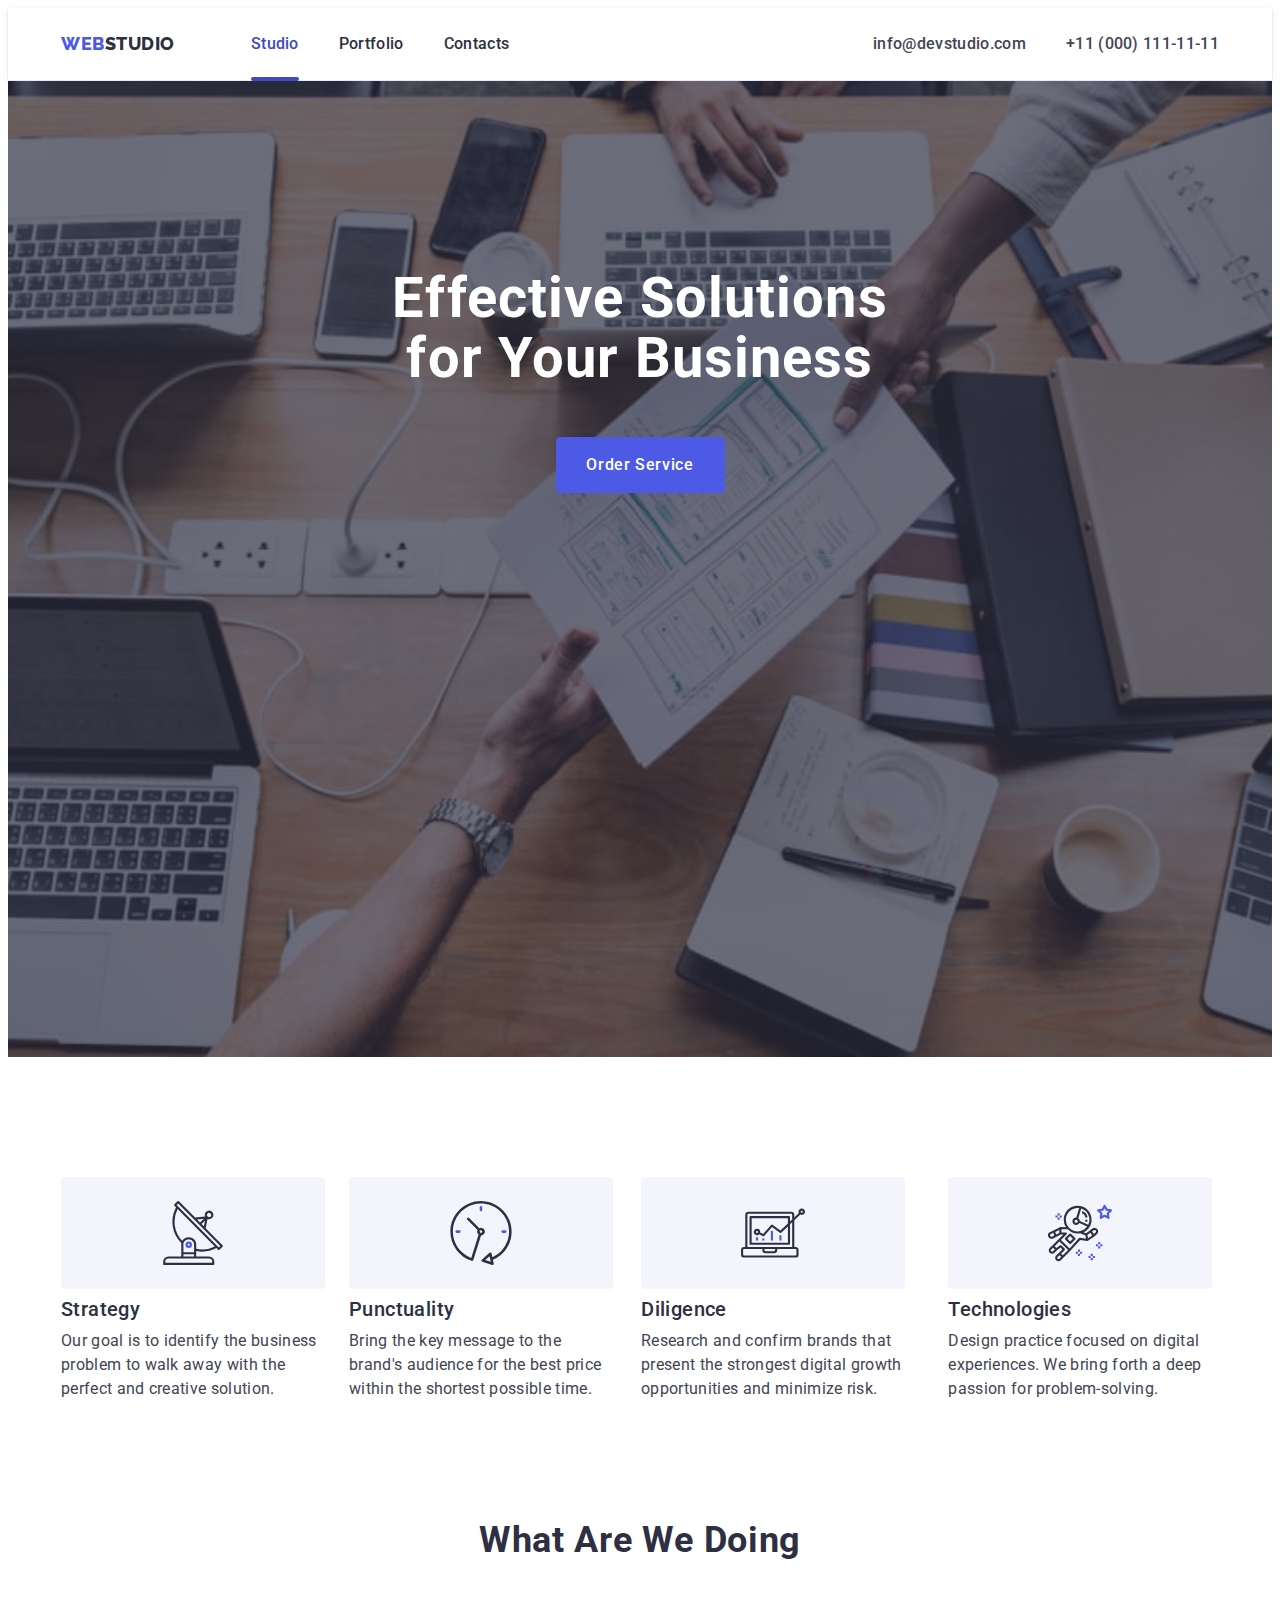
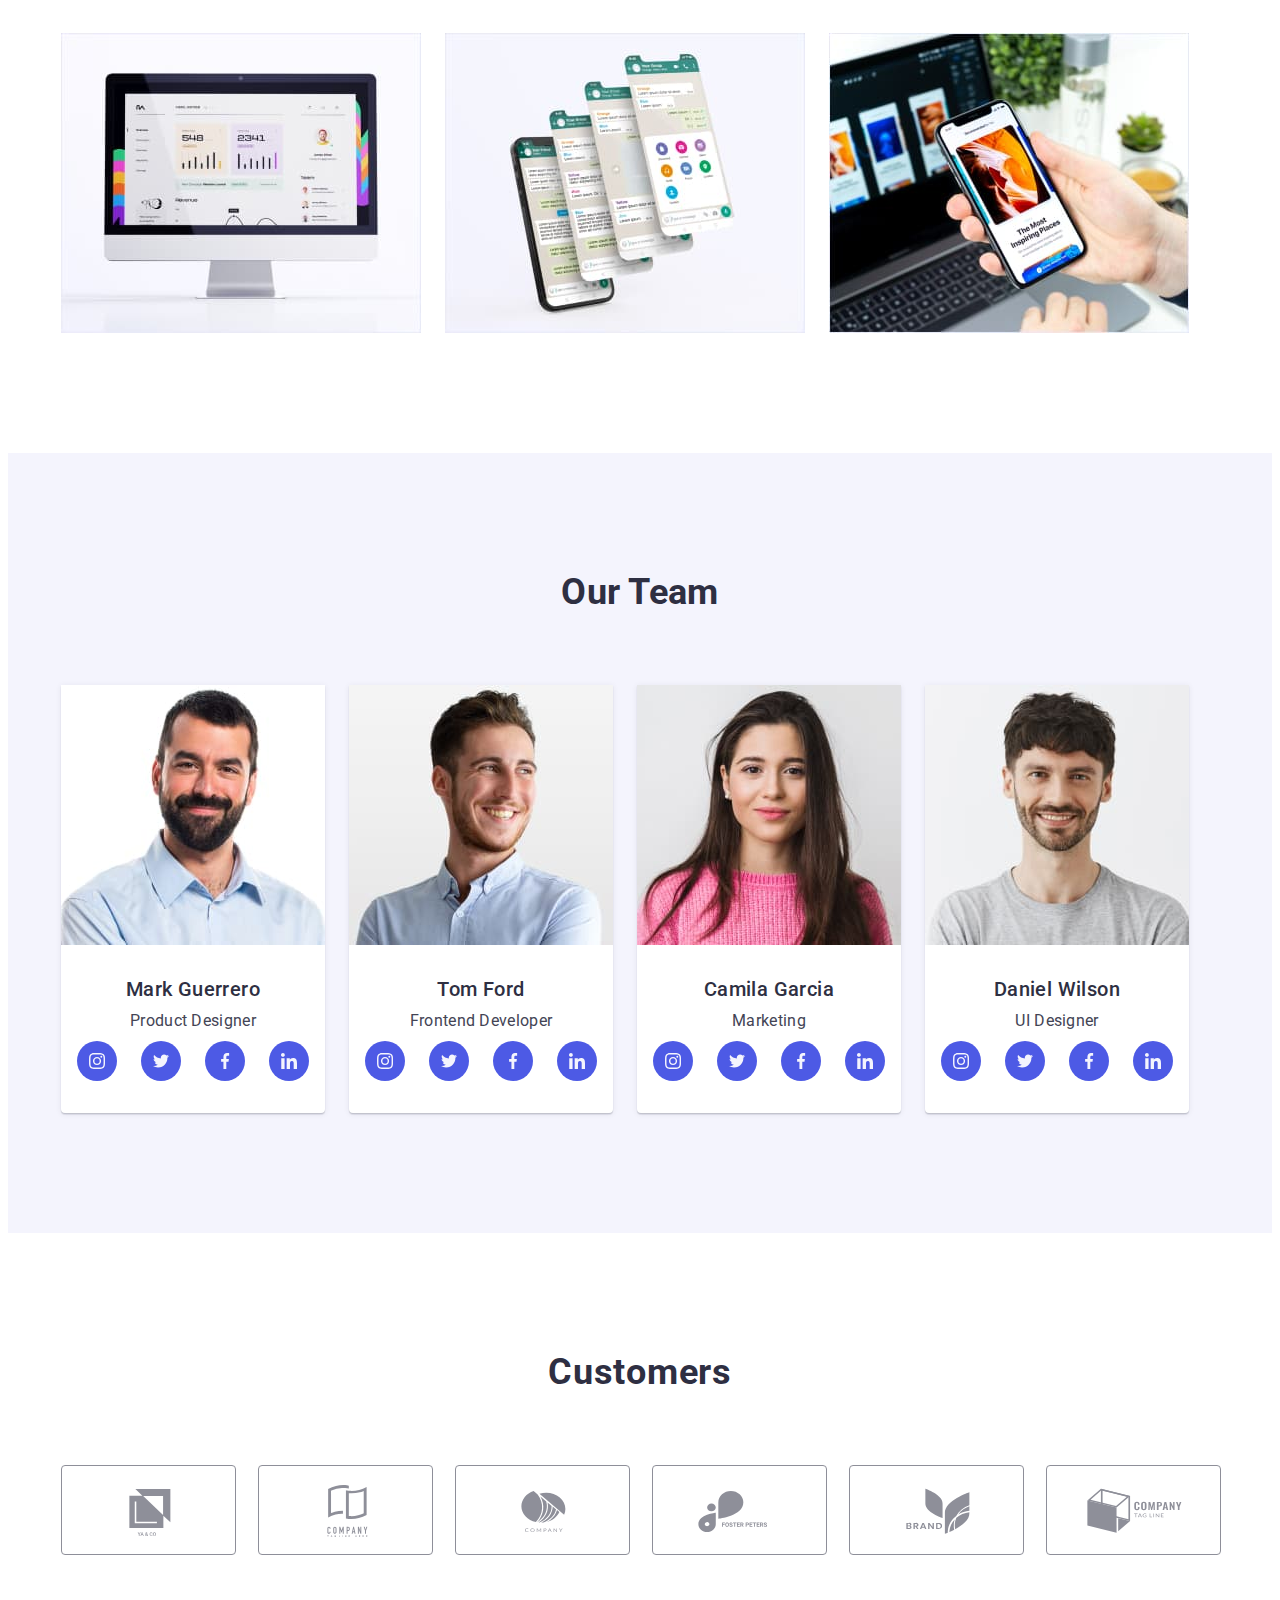
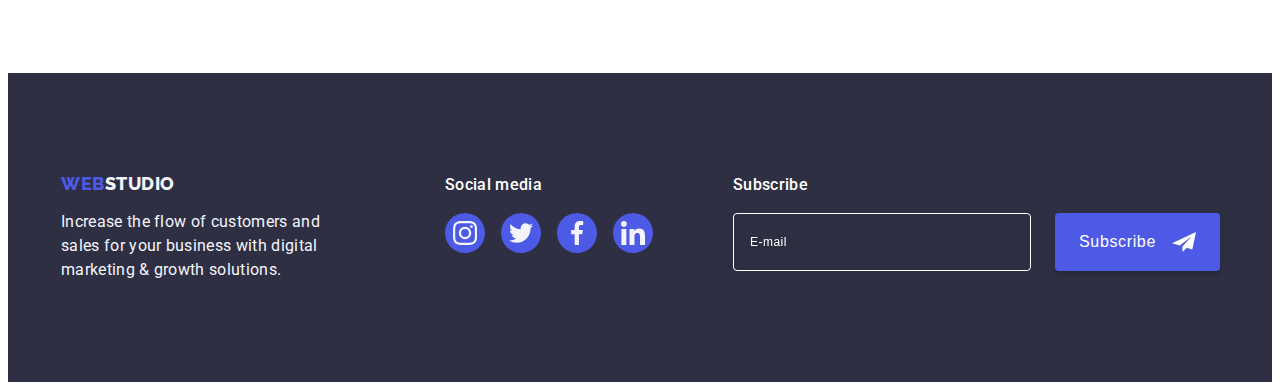
<file: index.html>
<!DOCTYPE html>
<html lang="en">
  <head>
    <meta charset="UTF-8" />
    <meta http-equiv="X-UA-Compatible" content="IE=edge" />
    <meta name="viewport" content="width=device-width, initial-scale=1.0" />
    <link rel="preconnect" href="https://fonts.googleapis.com" />
    <link rel="preconnect" href="https://fonts.gstatic.com" crossorigin />
    <link
      href="https://fonts.googleapis.com/css2?family=Raleway:wght@800&family=Roboto:wght@400;500;700;900&display=swap"
      rel="stylesheet"
    />
    <link
      rel="stylesheet"
      href="https://cdnjs.cloudflare.com/ajax/libs/modern-normalize/1.1.0/modern-normalize.min.css"
      integrity="sha512-wpPYUAdjBVSE4KJnH1VR1HeZfpl1ub8YT/NKx4PuQ5NmX2tKuGu6U/JRp5y+Y8XG2tV+wKQpNHVUX03MfMFn9Q=="
      crossorigin="anonymous"
      referrerpolicy="no-referrer"
    />
    <link rel="stylesheet" href="./css/styles.css" />
    <title>Document</title>
  </head>
  <body>
    <!-- Header -->

    <header class="page-header">
      <div class="container">
        <nav class="site-nav">
          <a href="./index.html" class="logo link"
            >Web<span class="logo-wtf">Studio</span></a
          >
          <ul class="list navigation">
            <li class="item">
              <a href="./index.html" class="link current">Studio</a>
            </li>
            <li class="item">
              <a href="./portfolio.html" class="link">Portfolio</a>
            </li>
            <li class="item">
              <a href="" class="link">Contacts</a>
            </li>
          </ul>
        </nav>
        <address class="info">
          <ul class="list">
            <li class="item">
              <a href="mailto:info@devstudio.com" class="link"
                >info@devstudio.com</a
              >
            </li>
            <li class="item">
              <a href="tel:+110001111111" class="link">+11 (000) 111-11-11</a>
            </li>
          </ul>
        </address>
      </div>
    </header>
    <main>
      <!-- Hero section 1-->

      <section class="hero">
        <div class="container">
          <h1 class="hero-title">Effective Solutions for Your Business</h1>
          <button data-modal-open type="button" class="hero-btn">
            Order Service
          </button>
        </div>
      </section>

      <!-- Advantages section 2 -->

      <section class="section advant">
        <div class="container no-padding">
          <h2 class="section-title" hidden>Our advantages</h2>
          <ul class="list">
            <li class="item">
              <div class="thumb">
                <svg class="icon" width="64" height="64">
                  <use href="./images/icons.svg#icon-antenna"></use>
                </svg>
              </div>
              <h3 class="title">Strategy</h3>
              <p class="text">
                Our goal is to identify the business problem to walk away with
                the perfect and creative solution.
              </p>
            </li>
            <li class="item">
              <div class="thumb">
                <svg class="icon" width="64" height="64">
                  <use href="./images/icons.svg#icon-clock"></use>
                </svg>
              </div>
              <h3 class="title">Punctuality</h3>
              <p class="text">
                Bring the key message to the brand's audience for the best price
                within the shortest possible time.
              </p>
            </li>
            <li class="item">
              <div class="thumb">
                <svg class="icon" width="64" height="64">
                  <use href="./images/icons.svg#icon-diagram"></use>
                </svg>
              </div>
              <h3 class="title">Diligence</h3>
              <p class="text">
                Research and confirm brands that present the strongest digital
                growth opportunities and minimize risk.
              </p>
            </li>
            <li class="item">
              <div class="thumb">
                <svg class="icon" width="64" height="64">
                  <use href="./images/icons.svg#icon-astronaut"></use>
                </svg>
              </div>
              <h3 class="title">Technologies</h3>
              <p class="text">
                Design practice focused on digital experiences. We bring forth a
                deep passion for problem-solving.
              </p>
            </li>
          </ul>
        </div>
      </section>

      <!-- Projects section 3-->

      <section class="section project">
        <div class="container no-padding">
          <h2 class="section-title">What are we doing</h2>
          <ul class="list">
            <li class="item">
              <img
                class="image"
                src="./images/img1.jpg"
                alt="img 1"
                width="360"
              />
            </li>
            <li class="item">
              <img
                class="image"
                src="./images/img2.jpg"
                alt="img 2"
                width="360"
              />
            </li>
            <li class="item">
              <img
                class="image"
                src="./images/img3.jpg"
                alt="img 3"
                width="360"
              />
            </li>
          </ul>
        </div>
      </section>

      <!-- Team section 4-->

      <section class="section team">
        <div class="container no-padding">
          <h2 class="section-title">Our Team</h2>
          <ul class="list">
            <li class="item">
              <img
                class="image"
                src="./images/fotoMG.jpg"
                alt="foto Mark Guerrero"
                width="264"
              />
              <div class="subtitle">
                <h3 class="title">Mark Guerrero</h3>
                <p class="text">Product Designer</p>
                <ul class="list-social">
                  <li class="item">
                    <a class="link" href="" aria-label="Instagram">
                      <svg class="icon" width="16" height="16">
                        <use href="./images/icons.svg#icon-instagram"></use>
                      </svg>
                    </a>
                  </li>
                  <li class="item">
                    <a class="link" href="" aria-label="Twitter">
                      <svg class="icon" width="16" height="16">
                        <use href="./images/icons.svg#icon-twitter"></use>
                      </svg>
                    </a>
                  </li>
                  <li class="item">
                    <a class="link" href="" aria-label="Facebook">
                      <svg class="icon" width="16" height="16">
                        <use href="./images/icons.svg#icon-facebook"></use>
                      </svg>
                    </a>
                  </li>
                  <li class="item">
                    <a class="link" href="" aria-label="Linkedin">
                      <svg class="icon" width="16" height="16">
                        <use href="./images/icons.svg#icon-linkedin"></use>
                      </svg>
                    </a>
                  </li>
                </ul>
              </div>
            </li>
            <li class="item">
              <img
                class="image"
                src="./images/fotoTF.jpg"
                alt="foto Tom Ford"
                width="264"
              />
              <div class="subtitle">
                <h3 class="title">Tom Ford</h3>
                <p class="text">Frontend Developer</p>
                <ul class="list-social">
                  <li class="item">
                    <a class="link" href="" aria-label="Instagram">
                      <svg class="icon" width="16" height="16">
                        <use href="./images/icons.svg#icon-instagram"></use>
                      </svg>
                    </a>
                  </li>
                  <li class="item">
                    <a class="link" href="" aria-label="Twitter">
                      <svg class="icon" width="16" height="16">
                        <use href="./images/icons.svg#icon-twitter"></use>
                      </svg>
                    </a>
                  </li>
                  <li class="item">
                    <a class="link" href="" aria-label="Facebook">
                      <svg class="icon" width="16" height="16">
                        <use href="./images/icons.svg#icon-facebook"></use>
                      </svg>
                    </a>
                  </li>
                  <li class="item">
                    <a class="link" href="" aria-label="Linkedin">
                      <svg class="icon" width="16" height="16">
                        <use href="./images/icons.svg#icon-linkedin"></use>
                      </svg>
                    </a>
                  </li>
                </ul>
              </div>
            </li>
            <li class="item">
              <img
                class="image"
                src="./images/fotoCG.jpg"
                alt="foto Camila Garcia"
                width="264"
              />
              <div class="subtitle">
                <h3 class="title">Camila Garcia</h3>
                <p class="text">Marketing</p>
                <ul class="list-social">
                  <li class="item">
                    <a class="link" href="" aria-label="Instagram">
                      <svg class="icon" width="16" height="16">
                        <use href="./images/icons.svg#icon-instagram"></use>
                      </svg>
                    </a>
                  </li>
                  <li class="item">
                    <a class="link" href="" aria-label="Twitter">
                      <svg class="icon" width="16" height="16">
                        <use href="./images/icons.svg#icon-twitter"></use>
                      </svg>
                    </a>
                  </li>
                  <li class="item">
                    <a class="link" href="" aria-label="Facebook">
                      <svg class="icon" width="16" height="16">
                        <use href="./images/icons.svg#icon-facebook"></use>
                      </svg>
                    </a>
                  </li>
                  <li class="item">
                    <a class="link" href="" aria-label="Linkedin">
                      <svg class="icon" width="16" height="16">
                        <use href="./images/icons.svg#icon-linkedin"></use>
                      </svg>
                    </a>
                  </li>
                </ul>
              </div>
            </li>
            <li class="item">
              <img
                class="image"
                src="./images/fotoDW.jpg"
                alt="foto Daniel Wilson"
                width="264"
              />
              <div class="subtitle">
                <h3 class="title">Daniel Wilson</h3>
                <p class="text">UI Designer</p>
                <ul class="list-social">
                  <li class="item">
                    <a class="link" href="" aria-label="Instagram">
                      <svg class="icon" width="16" height="16">
                        <use href="./images/icons.svg#icon-instagram"></use>
                      </svg>
                    </a>
                  </li>
                  <li class="item">
                    <a class="link" href="" aria-label="Twitter">
                      <svg class="icon" width="16" height="16">
                        <use href="./images/icons.svg#icon-twitter"></use>
                      </svg>
                    </a>
                  </li>
                  <li class="item">
                    <a class="link" href="" aria-label="Facebook">
                      <svg class="icon" width="16" height="16">
                        <use href="./images/icons.svg#icon-facebook"></use>
                      </svg>
                    </a>
                  </li>
                  <li class="item">
                    <a class="link" href="" aria-label="Linkedin">
                      <svg class="icon" width="16" height="16">
                        <use href="./images/icons.svg#icon-linkedin"></use>
                      </svg>
                    </a>
                  </li>
                </ul>
              </div>
            </li>
          </ul>
        </div>
      </section>

      <!-- Customers section 5 -->

      <section class="section customers">
        <div class="container no-padding">
          <h2 class="title">Customers</h2>
          <ul class="list">
            <li class="item">
              <a class="link" href="">
                <svg class="icon" width="104" height="56">
                  <use href="./images/icons.svg#icon-client1"></use>
                </svg>
              </a>
            </li>
            <li class="item">
              <a class="link" href="">
                <svg class="icon" width="104" height="56">
                  <use href="./images/icons.svg#icon-client2"></use>
                </svg>
              </a>
            </li>
            <li class="item">
              <a class="link" href="">
                <svg class="icon" width="104" height="56">
                  <use href="./images/icons.svg#icon-client3"></use>
                </svg>
              </a>
            </li>
            <li class="item">
              <a class="link" href="">
                <svg class="icon" width="104" height="56">
                  <use href="./images/icons.svg#icon-client4"></use>
                </svg>
              </a>
            </li>
            <li class="item">
              <a class="link" href="">
                <svg class="icon" width="104" height="56">
                  <use href="./images/icons.svg#icon-client5"></use>
                </svg>
              </a>
            </li>
            <li class="item">
              <a class="link" href="">
                <svg class="icon" width="104" height="56">
                  <use href="./images/icons.svg#icon-client6"></use>
                </svg>
              </a>
            </li>
          </ul>
        </div>
      </section>
    </main>
    <!-- Footer -->

    <footer class="footer">
      <div class="container no-padding">
        <div class="footer-logo">
          <a href="./index.html" class="logo link"
            >Web<span class="logo-wtf">Studio</span></a
          >
          <p class="text">
            Increase the flow of customers and sales for your business with
            digital marketing & growth solutions.
          </p>
        </div>
        <div class="footer-social">
          <p class="title">Social media</p>
          <ul class="list-social">
            <li class="item">
              <a class="link" href="" aria-label="Instagram">
                <svg class="icon" width="24" height="24">
                  <use href="./images/icons.svg#icon-instagram"></use>
                </svg>
              </a>
            </li>
            <li class="item">
              <a class="link" href="" aria-label="Twitter">
                <svg class="icon" width="24" height="24">
                  <use href="./images/icons.svg#icon-twitter"></use>
                </svg>
              </a>
            </li>
            <li class="item">
              <a class="link" href="" aria-label="Facebook">
                <svg class="icon" width="24" height="24">
                  <use href="./images/icons.svg#icon-facebook"></use>
                </svg>
              </a>
            </li>
            <li class="item">
              <a class="link" href="" aria-label="Linkedin">
                <svg class="icon" width="24" height="24">
                  <use href="./images/icons.svg#icon-linkedin"></use>
                </svg>
              </a>
            </li>
          </ul>
        </div>
        <div class="subscribe">
          <p class="text">Subscribe</p>
          <form class="form">
            <label class="label">
              <input
                type="email"
                class="mail"
                name="mail"
                placeholder="E-mail"
              /> </label
            ><button class="button" type="submit">
              Subscribe<svg class="icon" width="24" height="24">
                <use href="./images/icons.svg#icon-frame"></use>
              </svg>
            </button>
          </form>
        </div>
      </div>
    </footer>
    <!-- Modal -->
    <div data-modal class="backdrop is-hidden">
      <div class="modal">
        <button data-modal-close type="button" class="button-close">
          <svg class="icon" width="8" height="8">
            <use href="./images/icons.svg#icon-close"></use>
          </svg>
        </button>
        <p class="title">Leave your contacts and we will call you back</p>
        <form class="form" autocomplete="off">
          <div class="form-field">
            <label class="form-label" for="user-name">Name</label>
            <div class="form-input">
              <input
                class="input"
                type="text"
                name="user-name"
                id="user-name"
              /><svg class="form-icon" width="18" height="24">
                <use href="./images/icons.svg#icon-person"></use>
              </svg>
            </div>
          </div>
          <div class="form-field">
            <label class="form-label" for="user-phone">Phone</label>
            <div class="form-input">
              <input class="input" type="tel" name="phone" id="user-phone" />
              <svg class="form-icon" width="18" height="24">
                <use href="./images/icons.svg#icon-phone"></use>
              </svg>
            </div>
          </div>
          <div class="form-field">
            <label class="form-label" for="user-mail">Email</label>
            <div class="form-input">
              <input class="input" type="email" name="mail" id="user-mail" />
              <svg class="form-icon" width="18" height="24">
                <use href="./images/icons.svg#icon-email"></use>
              </svg>
            </div>
          </div>
          <div class="form-field comment">
            <label class="form-label" for="user-comment">Comment</label
            ><textarea
              class="input textarea"
              name="user-comment"
              rows="8"
              id="user-comment"
              placeholder="Text input"
            ></textarea>
          </div>
          <div class="accept">
            <input
              class="checkbox visually-hidden"
              id="user-privacy"
              type="checkbox"
              name="user-privacy"
              value="true"
            />
            <label class="label" for="user-privacy"
              ><span class="icon">
                <svg width="10" height="8">
                  <use href="./images/icons.svg#icon-property"></use>
                </svg>
              </span>
              I accept the terms and conditions of the
              <a class="link" href="">Privacy Policy</a>
            </label>
          </div>
          <button class="submit" type="submit">Send</button>
        </form>
      </div>
    </div>
    <script src="./js/modal.js"></script>
  </body>
</html>
</file>
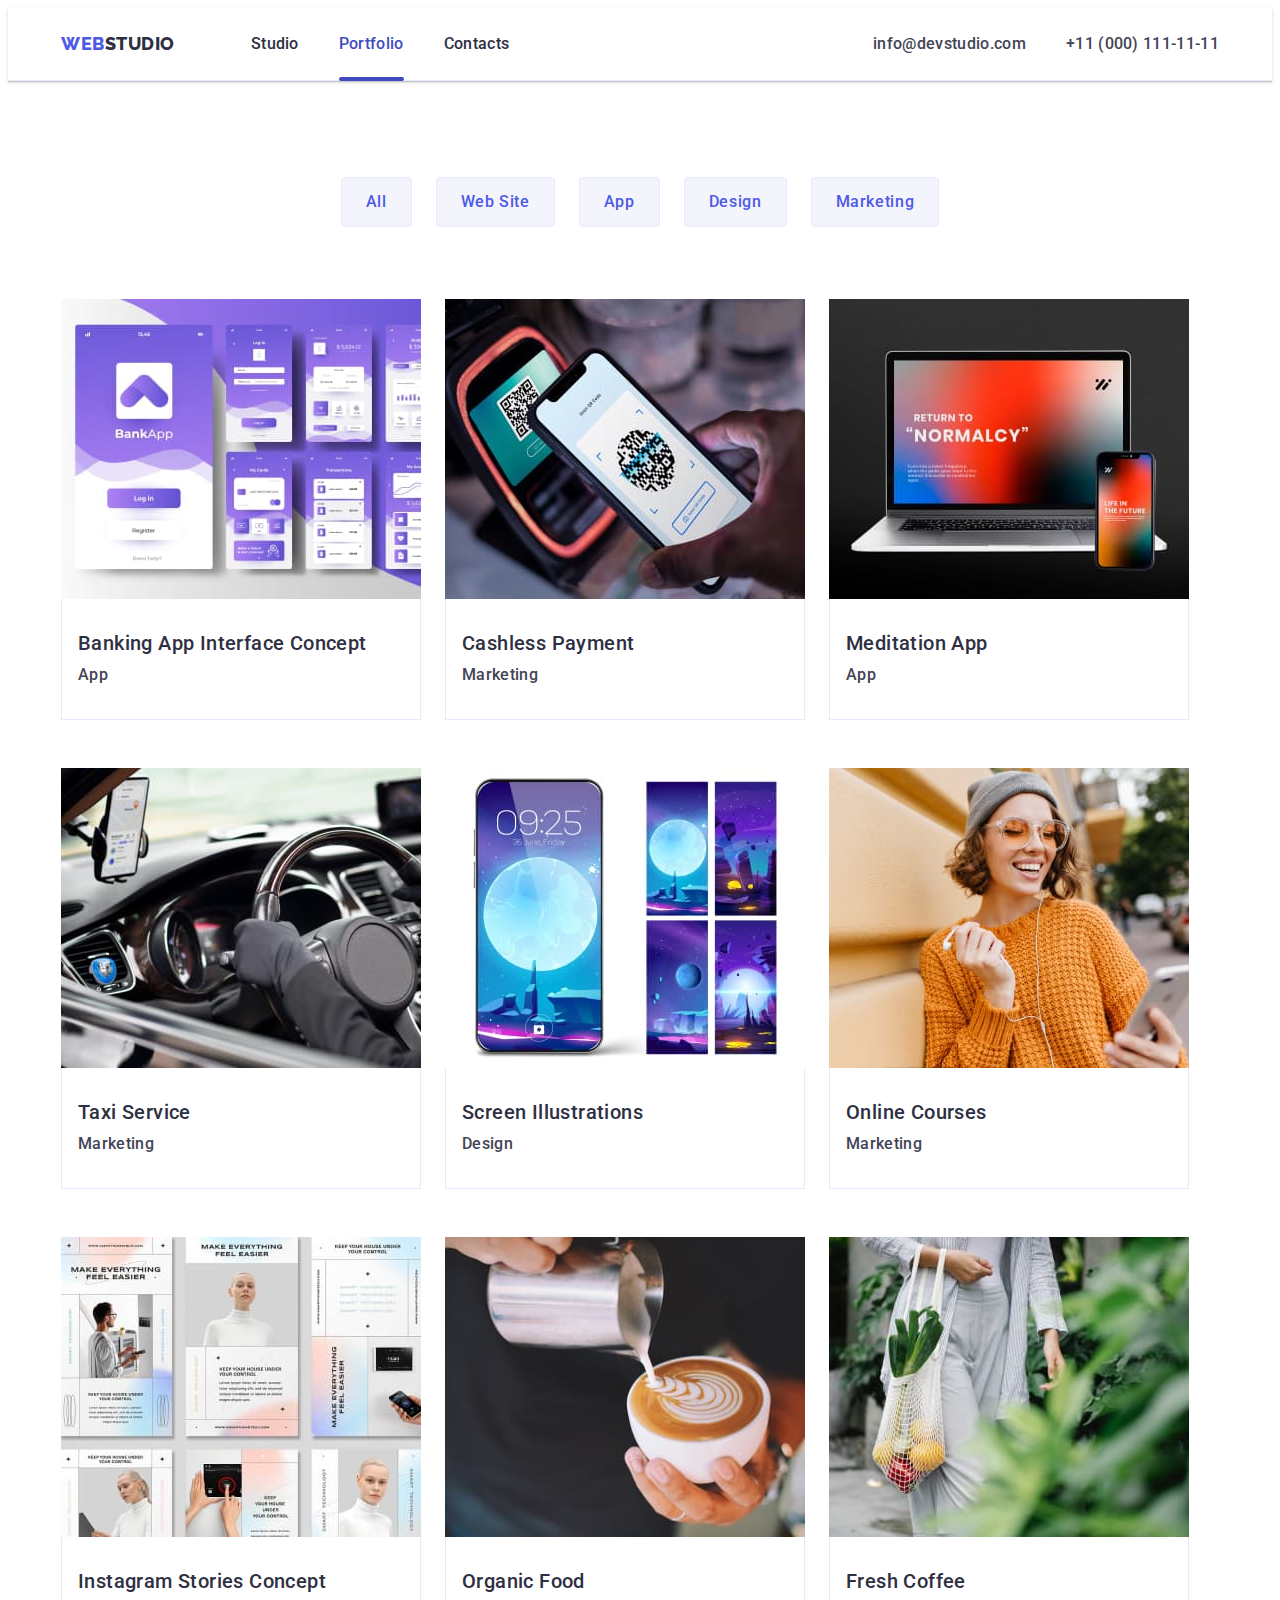
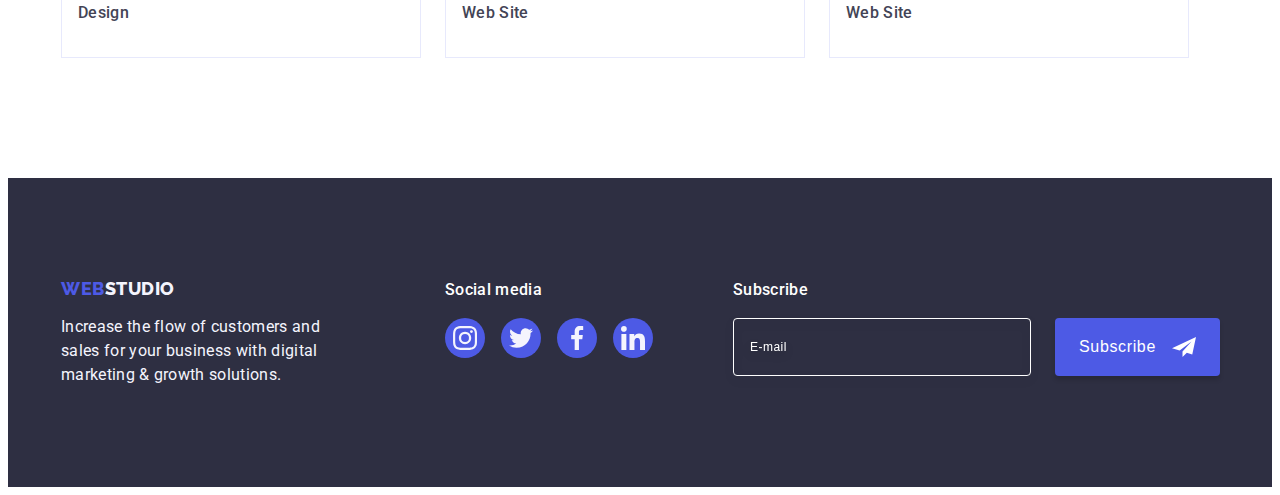
<file: portfolio.html>
<!DOCTYPE html>
<html lang="en">
  <head>
    <meta charset="UTF-8" />
    <meta http-equiv="X-UA-Compatible" content="IE=edge" />
    <meta name="viewport" content="width=device-width, initial-scale=1.0" />
    <link rel="preconnect" href="https://fonts.googleapis.com" />
    <link rel="preconnect" href="https://fonts.gstatic.com" crossorigin />
    <link
      href="https://fonts.googleapis.com/css2?family=Raleway:wght@800&family=Roboto:wght@400;500;700;900&display=swap"
      rel="stylesheet"
    />
    <link
      rel="stylesheet"
      href="https://cdnjs.cloudflare.com/ajax/libs/modern-normalize/1.1.0/modern-normalize.min.css"
      integrity="sha512-wpPYUAdjBVSE4KJnH1VR1HeZfpl1ub8YT/NKx4PuQ5NmX2tKuGu6U/JRp5y+Y8XG2tV+wKQpNHVUX03MfMFn9Q=="
      crossorigin="anonymous"
      referrerpolicy="no-referrer"
    />
    <link rel="stylesheet" href="./css/styles.css" />
    <title>Document</title>
  </head>
  <body>
    <!-- Header -->

    <header class="page-header">
      <div class="container">
        <nav class="site-nav">
          <a href="./index.html" class="logo link"
            >Web<span class="logo-wtf">Studio</span></a
          >
          <ul class="list navigation">
            <li class="item">
              <a href="./index.html" class="link">Studio</a>
            </li>
            <li class="item">
              <a href="./portfolio.html" class="link current">Portfolio</a>
            </li>
            <li class="item">
              <a href="" class="link">Contacts</a>
            </li>
          </ul>
        </nav>
        <address class="info">
          <ul class="list">
            <li class="item">
              <a href="mailto:info@devstudio.com" class="link"
                >info@devstudio.com</a
              >
            </li>
            <li class="item">
              <a href="tel:+110001111111" class="link">+11 (000) 111-11-11</a>
            </li>
          </ul>
        </address>
      </div>
    </header>
    <!-- Main -->

    <main>
      <section class="section portfolio">
        <div class="container">
          <h1 hidden>Our portfolio</h1>
          <ul class="list filter">
            <li class="item">
              <button class="btn" type="button">All</button>
            </li>
            <li class="item">
              <button class="btn" type="button">Web Site</button>
            </li>
            <li class="item">
              <button class="btn" type="button">App</button>
            </li>
            <li class="item">
              <button class="btn" type="button">Design</button>
            </li>
            <li class="item">
              <button class="btn" type="button">Marketing</button>
            </li>
          </ul>
          <ul class="list type-work">
            <li class="item">
              <a class="link" href="">
                <div class="thumb">
                  <img
                    class="image"
                    src="./images/portfolio/img1.jpg"
                    alt="App"
                    width="360"
                  />
                  <p class="text overlay">
                    14 Stylish and User-Friendly App Design Concepts · Task
                    Manager App · Calorie Tracker App · Exotic Fruit Ecommerce
                    App · Cloud Storage App
                  </p>
                </div>
                <div class="subtitle">
                  <h2 class="title">Banking App Interface Concept</h2>
                  <p class="text">App</p>
                </div></a
              >
            </li>
            <li class="item">
              <a class="link" href="">
                <div class="thumb">
                  <img
                    class="image"
                    src="./images/portfolio/img2.jpg"
                    alt="App"
                    width="360"
                  />
                  <p class="text overlay">
                    14 Stylish and User-Friendly App Design Concepts · Task
                    Manager App · Calorie Tracker App · Exotic Fruit Ecommerce
                    App · Cloud Storage App
                  </p>
                </div>
                <div class="subtitle">
                  <h2 class="title">Cashless Payment</h2>
                  <p class="text">Marketing</p>
                </div></a
              >
            </li>
            <li class="item">
              <a class="link" href="">
                <div class="thumb">
                  <img
                    class="image"
                    src="./images/portfolio/img3.jpg"
                    alt="App"
                    width="360"
                  />
                  <p class="text overlay">
                    14 Stylish and User-Friendly App Design Concepts · Task
                    Manager App · Calorie Tracker App · Exotic Fruit Ecommerce
                    App · Cloud Storage App
                  </p>
                </div>
                <div class="subtitle">
                  <h2 class="title">Meditation App</h2>
                  <p class="text">App</p>
                </div></a
              >
            </li>
            <li class="item">
              <a class="link" href="">
                <div class="thumb">
                  <img
                    class="image"
                    src="./images/portfolio/img4.jpg"
                    alt="App"
                    width="360"
                  />
                  <p class="text overlay">
                    14 Stylish and User-Friendly App Design Concepts · Task
                    Manager App · Calorie Tracker App · Exotic Fruit Ecommerce
                    App · Cloud Storage App
                  </p>
                </div>
                <div class="subtitle">
                  <h2 class="title">Taxi Service</h2>
                  <p class="text">Marketing</p>
                </div></a
              >
            </li>
            <li class="item">
              <a class="link" href="">
                <div class="thumb">
                  <img
                    class="image"
                    src="./images/portfolio/img5.jpg"
                    alt="App"
                    width="360"
                  />
                  <p class="text overlay">
                    14 Stylish and User-Friendly App Design Concepts · Task
                    Manager App · Calorie Tracker App · Exotic Fruit Ecommerce
                    App · Cloud Storage App
                  </p>
                </div>
                <div class="subtitle">
                  <h2 class="title">Screen Illustrations</h2>
                  <p class="text">Design</p>
                </div></a
              >
            </li>
            <li class="item">
              <a class="link" href="">
                <div class="thumb">
                  <img
                    class="image"
                    src="./images/portfolio/img6.jpg"
                    alt="App"
                    width="360"
                  />
                  <p class="text overlay">
                    14 Stylish and User-Friendly App Design Concepts · Task
                    Manager App · Calorie Tracker App · Exotic Fruit Ecommerce
                    App · Cloud Storage App
                  </p>
                </div>
                <div class="subtitle">
                  <h2 class="title">Online Courses</h2>
                  <p class="text">Marketing</p>
                </div></a
              >
            </li>
            <li class="item">
              <a class="link" href="">
                <div class="thumb">
                  <img
                    class="image"
                    src="./images/portfolio/img7.jpg"
                    alt="App"
                    width="360"
                  />
                  <p class="text overlay">
                    14 Stylish and User-Friendly App Design Concepts · Task
                    Manager App · Calorie Tracker App · Exotic Fruit Ecommerce
                    App · Cloud Storage App
                  </p>
                </div>
                <div class="subtitle">
                  <h2 class="title">Instagram Stories Concept</h2>
                  <p class="text">Design</p>
                </div></a
              >
            </li>
            <li class="item">
              <a class="link" href="">
                <div class="thumb">
                  <img
                    class="image"
                    src="./images/portfolio/img8.jpg"
                    alt="App"
                    width="360"
                  />
                  <p class="text overlay">
                    14 Stylish and User-Friendly App Design Concepts · Task
                    Manager App · Calorie Tracker App · Exotic Fruit Ecommerce
                    App · Cloud Storage App
                  </p>
                </div>
                <div class="subtitle">
                  <h2 class="title">Organic Food</h2>
                  <p class="text">Web Site</p>
                </div></a
              >
            </li>
            <li class="item">
              <a class="link" href="">
                <div class="thumb">
                  <img
                    class="image"
                    src="./images/portfolio/img9.jpg"
                    alt="App"
                    width="360"
                  />
                  <p class="text overlay">
                    14 Stylish and User-Friendly App Design Concepts · Task
                    Manager App · Calorie Tracker App · Exotic Fruit Ecommerce
                    App · Cloud Storage App
                  </p>
                </div>
                <div class="subtitle">
                  <h2 class="title">Fresh Coffee</h2>
                  <p class="text">Web Site</p>
                </div></a
              >
            </li>
          </ul>
        </div>
      </section>
    </main>

    <!-- Footer -->

    <footer class="footer">
      <div class="container no-padding">
        <div class="footer-logo">
          <a href="./index.html" class="logo link"
            >Web<span class="logo-wtf">Studio</span></a
          >
          <p class="text">
            Increase the flow of customers and sales for your business with
            digital marketing & growth solutions.
          </p>
        </div>
        <div class="footer-social">
          <p class="title">Social media</p>
          <ul class="list-social">
            <li class="item">
              <a class="link" href="" aria-label="Instagram">
                <svg class="icon" width="24" height="24">
                  <use href="./images/icons.svg#icon-instagram"></use>
                </svg>
              </a>
            </li>
            <li class="item">
              <a class="link" href="" aria-label="Twitter">
                <svg class="icon" width="24" height="24">
                  <use href="./images/icons.svg#icon-twitter"></use>
                </svg>
              </a>
            </li>
            <li class="item">
              <a class="link" href="" aria-label="Facebook">
                <svg class="icon" width="24" height="24">
                  <use href="./images/icons.svg#icon-facebook"></use>
                </svg>
              </a>
            </li>
            <li class="item">
              <a class="link" href="" aria-label="Linkedin">
                <svg class="icon" width="24" height="24">
                  <use href="./images/icons.svg#icon-linkedin"></use>
                </svg>
              </a>
            </li>
          </ul>
        </div>
        <div class="subscribe">
          <p class="text">Subscribe</p>
          <form class="form">
            <label class="label">
              <input
                type="email"
                class="mail"
                name="mail"
                placeholder="E-mail"
              /> </label
            ><button class="button" type="submit">
              Subscribe<svg class="icon" width="24" height="24">
                <use href="./images/icons.svg#icon-frame"></use>
              </svg>
            </button>
          </form>
        </div>
      </div>
    </footer>
  </body>
</html>
</file>
<file: css/styles.css>
/* Main colors */
:root {
    --primary-text-color: #434455;
    --title-text-color: #2E2F42;
    --links-text-color: #4D5AE5;
    --links-hover-color: #404BBF;
    --primary-white-color: #ffffff;
    --text-footer-color: #F4F4FD;
    --border-color: #e7e9fc;
    --links-hover-color-footer: #31D0AA;
    --time-function:cubic-bezier(0.4, 0, 0.2, 1);
}

/* Utilites */
body {
    background-color: var(--primary-white-color);
    color: var(--primary-text-color);

    font-family: Roboto, sans-serif;
    letter-spacing: 0.02em;
}

h1,
h2,
h3 {
    color: var(--title-text-color);
    margin-top: 0px;
    margin-bottom: 0px;
}

p {
    margin-top: 0px;
    margin-bottom: 0px;
}

.list {
    list-style-type: none;
    margin-top: 0px;
    margin-bottom: 0px;
    padding: 0px;
}

.link {
    text-decoration: none;
}

.container {
    margin-left: auto;
    margin-right: auto;
    width: 1158px;
    padding-top: 0;
    padding-right: 15px;
    padding-bottom: 0;
    padding-left: 15px;
    /* outline: 1px solid tomato; */
}
/* .container.no-padding {
    padding: 0;
} */



/* Header */
.page-header{
    border-bottom: 1px solid #E7E9FC;
    box-shadow: 0px 2px 1px rgba(46, 47, 66, 0.08), 
                0px 1px 1px rgba(46, 47, 66, 0.16), 
                0px 1px 6px rgba(46, 47, 66, 0.08);
}
.page-header .container{
    display: flex;
}

.site-nav {
    display: flex;
    align-items: center;
}

.page-header .list {
    display: flex;
}

.logo {
    font-family: 'Raleway', sans-serif;
    font-weight: 800;
    font-size: 18px;
    line-height: 1.17;
    text-transform: uppercase;
    letter-spacing: 0.03em;
    text-decoration: none;
    color: var(--links-text-color);
}

.logo-wtf {
    color: var(--title-text-color);
}

.site-nav .link {
    display: block;
    padding-top: 24px;
    padding-bottom: 24px;

    position: relative;
    /* margin-right: 40px; */

    /* outline: 1px solid teal; */
}

.navigation .link::after{
    content: "";
    display:block;

    margin: 0;
    padding: 0;
    width: 100%;
    height: 4px;
    background-color: var(--links-hover-color);
    border-radius: 2px;

    position: absolute; 
    bottom: -1px;
    left:0;
    transform: scaleX(0);
    /* opacity: 0; */
    transition: transform 250ms var(--time-function);     
}

.item .link.current {
     color: var(--links-hover-color);
} 

.navigation .link.current::after {
    /* opacity: 1; */
    transform: scaleX(1);
}


.navigation .link:hover::after,
.navigation .link:focus::after  {
    /* opacity: 1; */
    transform: scaleX(1);
}

.page-header .logo {
    margin-right: 76px;
}

.list .link {
    color: var(--title-text-color);
    font-family: 'Roboto';
    font-weight: 500;
    font-size: 16px;
    line-height: 1.5;

    transition: color 250ms var(--time-function);

}

.site-nav .item:not(:last-child) {
    margin-right: 40px;
}

.list .link:hover,
.list .link:focus {
    color: var(--links-hover-color);
}

/* Adress */

.info {
    font-style: normal;
    margin-left: auto;
}

.info .link {
    display: block;
    padding-top: 24px;
    padding-bottom: 24px;
    /* margin-right: 40px; */
    transition: color 250ms var(--time-function);
    /* outline: 1px solid teal; */
    color: var(--primary-text-color);
    
}

.info .item:not(:last-child) {
    margin-right: 40px;
}


.info .link:hover,
.info .link:focus {
    color: var(--links-hover-color);
}

/* main */
/* Hero section 1*/
.hero {
    padding-top: 188px;
    padding-bottom: 188px;
    height: 600px;
    max-width: 1440px;
    margin-left: auto;
    margin-right: auto;

    background-color: var(--title-text-color);
    text-align: center;

    background-image: linear-gradient(rgba(46, 47, 66, 0.7), 
                                    rgba(46, 47, 66, 0.7)),
                            url('../images/people-office.jpg');
    background-size: cover;
    background-repeat: no-repeat;
    background-position: center;
}

.hero-title {
    margin-top: 0px;
    margin-left: auto;
    margin-bottom: 48px;
    margin-right: auto;
    max-width: 496px;

    color: var(--primary-white-color);
    font-weight: 700;
    font-size: 56px;
    line-height: 1.07;
    letter-spacing: 0.02em;
    
}

.hero-btn {
    display: block;
    margin-left: auto;
    margin-right: auto;
    /* padding: 16px 32px; */
    min-width: 169px;
    height: 56px;
    border-radius: 4px;
    border: none;
        
    background-color: var(--links-text-color);
    color: var(--primary-white-color);
    font-family: inherit;
    font-weight: 500;
    font-size: 16px;
    line-height: 1.5;
    letter-spacing: 0.04em;
    cursor: pointer;

    transition: background-color 250ms var(--time-function);

}

.hero-btn:hover,
.hero-btn:focus {
    background-color: var(--links-hover-color);
}

/* All Sections */
.section {
    padding-top: 120px;
    padding-left: 0px;
    padding-bottom: 120px;
    padding-right: 0px;
}

.section-title {
    font-weight: 700;
    font-size: 36px;
    line-height: 1.11;
    text-align: center;
    text-transform: capitalize;
}

.list .title {
    font-weight: 500;
    font-size: 20px;
    line-height: 1.2;
}

.list .text {
    /* font-weight: 400; */
    font-size: 16px;
    line-height: 1.5;
}

/* Advanteges section 2*/

.advant .title {
    margin-bottom: 8px;

    letter-spacing: 0.02em;   
}

.advant .list {
    display: flex;
}

.advant .item {
    width: calc((100%-72px)/4);

    /* outline: 1px solid teal; */
}

 .advant .thumb {
    /* padding: 24px 100px; */
    margin-bottom: 8px;
    display: flex;
    align-items: center;
    justify-content: center;
    height: 112px;
    width: 264px;
    background-color: var(--text-footer-color);
    border-radius: 4px;
 }

/* .icon-strategy::before{
    background-image: url('../images/antenna.svg');
}

.icon-punktuality::before{
    background-image: url('../images/clock.svg')
}

.icon-diligence::before {
    background-image: url('../images/diagram.svg');
}

.icon-technologies::before {
    background-image: url('../images/astronaut.svg');
} */

.advant .item:not(:last-child) {
    margin-right: 24px;
}

/* Projectes section 3*/

.section.project {
    padding-top: 0;
}

.project .section-title {
    margin-bottom: 72px;

    letter-spacing: 0.02em;
}

.project .list {
    display: flex;
}

.project .item:not(:last-child) {
    margin-right: 24px;
}

.image {
    display: block;
}


/* Team */
.team {
    background-color: var(--text-footer-color);
}

.team .section-title {
    margin-bottom: 72px;
}

.team .list {
    display: flex;
    gap: 24px;
}

.team .item {
    /* padding-bottom: 32px; */
    border-radius: 0px 0px 4px 4px;

    background-color: var(--primary-white-color);

    box-shadow: 0px 1px 6px rgba(46, 47, 66, 0.08),
                0px 1px 1px rgba(46, 47, 66, 0.16),
                0px 2px 1px rgba(46, 47, 66, 0.08);
} 

.team .title {
    margin-bottom: 8px;
        
    text-align: center;
    letter-spacing: 0.02em;
}

.team .subtitle {
    padding-top: 32px;
    padding-bottom: 32px;
    /* padding-left: 16px;
    padding-right: 16px; */
}

.team .text {
    /* font-weight: 400; */
    text-align: center;
    margin-bottom: 8px;
}
.list-social{
    display: flex;
    justify-content: center;
    padding: 0;
    margin: 0;
    /* outline: 1px solid black; */
    list-style: none;
    gap: 24px;
}

.list-social .item{
    box-shadow: none;
    margin: 0;
    
}

.list-social .link {
    display: flex;
    align-items: center;
    justify-content: center;
    /* padding: 12px; */
    border: none;
    width: 40px;
    height: 40px;
    border-radius: 50%;
    background-color: var(--links-text-color);

    transition: background-color 250ms var(--time-function);

}

.list-social .icon {
    fill: var(--text-footer-color)
}

/* .list-social .item:not(:last-child) {
    margin-right: 24px;
} */

.list-social .link:hover,
.list-social .link:focus {
    background-color: var(--links-hover-color);
}

/* Customers */
.customers .title {
    margin-bottom: 72px;
    font-weight: 700;
    font-size: 36px;
    line-height: 1.1;
    text-align: center;
    letter-spacing: 0.02em;
    text-transform: capitalize;
}

.customers .list{
    display:flex;
    align-items: center;
    justify-content: center;
    gap:24px;
}

.customers .item {
    height: 88px;
    width: calc((100% - 120px) / 6);   
}

.customers .link {
    display: flex;
    align-items: center;
    justify-content: center;
    height: 100%;
    width: 100%;
    border: 1px solid #8e8f99;
    border-radius: 4px;
    color:#8e8f99;
    transition: border-color 250ms var(--time-function),
                color 250ms var(--time-function);
}

.customers .icon {
    fill: currentColor;
}

.customers .link:hover,
.customers .link:focus {
    border-color: var(--links-hover-color);
}




/* Footer */
.footer {

    padding-top: 100px;
    padding-bottom: 100px;
 
    background-color: var(--title-text-color);
    color: var(--text-footer-color);
}

.footer .container{
    display: flex;
    align-items: baseline;
}

.footer .logo {
    margin-bottom: 16px;

    display: inline-block;
}

.footer .logo-wtf {
    color: var(--text-footer-color);
}

.footer .text {
    width: 264px;
    /* font-weight: 400; */
    font-size: 16px;
    line-height: 1.5;
}

.footer-logo {
    margin-right: 120px;
}

 .footer .list-social{
    gap: 16px;
} 

.footer-social {
    margin-right: 80px;
}

.footer-social .title {
    color: var(--primary-white-color);
    font-weight: 500;
    font-size: 16px;
    line-height: 1.5;
    margin-bottom: 16px;
}

.footer-social .link {
    display: flex;
    align-items: center;
    justify-content: center;

    transition: background-color 250ms var(--time-function);
}

.footer-social .link:hover,
.footer-social .link:focus {
    background-color: var(--links-hover-color-footer);
}

.subscribe .text {
    margin-bottom: 16px;
    font-weight: 500;
    color: var(--primary-white-color);

}
.subscribe .form {
    display: flex;
}

.subscribe .label {
    margin-right: 24px;
}

.subscribe .mail {
    padding: 8px 16px;
    height: 40px;
    width: 264px;

    font-weight: 400;
    font-size: 12px;
    line-height: 1.5;
    letter-spacing: 0.04em;
    color: var(--primary-white-color);

    background: transparent;

    border: 1px solid var(--primary-white-color);
    filter: drop-shadow(0px 4px 4px rgba(0, 0, 0, 0.15));
    border-radius: 4px;
}

.subscribe .mail::placeholder {
    font-weight: 400;
    font-size: 12px;
    line-height: 1.5;
    letter-spacing: 0.04em;
    color: var(--primary-white-color);
}

.subscribe .button {
    display: inline-flex; 
    align-items: center;  
    justify-content: center;
    padding: 8px 24px;
    min-width: 165px;
    
    background: var(--links-text-color);
    
    font-weight: 500;
    font-size: 16px;
    line-height: 1.5;
    color: var(--primary-white-color);
    letter-spacing: 0.04em;

    box-shadow: 0px 4px 4px rgba(0, 0, 0, 0.15);
    border-radius: 4px;
    border: none;
    
    cursor: pointer;
}

.subscribe .icon {
    margin-left: 16px;
}



/* Portfolio */

.section.portfolio {
    padding-top: 96px;
    padding-bottom: 120px;
}

.portfolio .filter {
    display: flex;
    justify-content: center;
    margin-bottom: 72px;
}

.filter .item:not(:last-child) {
    margin-right: 24px;
}


.portfolio .btn {
    padding-top: 12px;
    padding-left: 24px;
    padding-bottom: 12px;
    padding-right: 24px;

    background-color: var(--text-footer-color);
    color: var(--links-text-color);
    font-family: inherit;
    font-weight: 500;
    font-size: 16px;
    line-height: 1.5;
    letter-spacing: 0.04em;
    border: 1px solid var(--border-color);
    border-radius: 4px;
    cursor: pointer;

    transition: background-color 250ms var(--time-function),
                color 250ms var(--time-function),
                border-color 250ms var(--time-function),
                box-shadow 250ms var(--time-function);
}

.portfolio .btn:hover,
.portfolio .btn:focus {
    background-color: var(--links-hover-color);
    color: var(--primary-white-color);
    border: 1px solid transparent;
    box-shadow: 0px 3px 1px rgba(0, 0, 0, 0.1), 
                0px 2px 1px rgba(0, 0, 0, 0.08), 
                0px 2px 2px rgba(0, 0, 0, 0.12);
}

.portfolio .type-work {
    display: flex;
    flex-wrap: wrap;
}

.type-work .item {
    margin-right: 24px;
    margin-bottom: 48px;
}

.type-work .item:nth-child(3n) {
    margin-right: 0px;
}

.type-work .item:nth-last-child(-n+3) {
    margin-bottom: 0;
}

.type-work .link {
    display: block;

    transition: box-shadow 250ms var(--time-function)
}

.type-work .link:hover,
.type-work .link:focus {
    box-shadow: 0px 1px 6px rgba(46, 47, 66, 0.08),
                0px 1px 1px rgba(46, 47, 66, 0.16),
                0px 2px 1px rgba(46, 47, 66, 0.08);
    box-shadow: 0px 1px 6px rgba(46, 47, 66, 0.08),
                0px 1px 1px rgba(46, 47, 66, 0.16),
                0px 2px 1px rgba(46, 47, 66, 0.08);
}

/* .portfolio .image {
    margin-bottom: 32px;
} */

.portfolio .subtitle {
    padding-top: 32px;
    padding-left: 16px;
    padding-bottom: 32px;
    padding-right: 16px;
    border: 1px solid var(--border-color);
    border-top:none;
}
.portfolio .title {
    margin-bottom: 8px;

    letter-spacing: 0.02em;
}

.portfolio .text {
    color: var(--primary-text-color);
}

.portfolio .thumb {
    position: relative;
    overflow: hidden;
}

.portfolio .text.overlay {
    position: absolute;
    top: 0;
    left: 0;
    width: 100%;
    height: 100%;

    padding-top: 40px;
    padding-bottom: 40px;
    padding-left: 32px;
    padding-right: 32px;

    background-color: var(--links-text-color);
    color: var(--text-footer-color);
    
    font-weight: 400;
    font-size: 16px;
    line-height: 1.5;
    letter-spacing: 0.02em;
    /* opacity: 0; */
    transform: translateY(100%);
    transition: transform 250ms var(--time-function);

}

.type-work .link:hover .text.overlay,
.type-work .link:focus .text.overlay {
    transform: translateY(0);
}


/* Modal */

.backdrop {
    position: fixed;
    top: 0;
    left: 0;
    width: 100%;
    height: 100%;
    background-color: rgba(46, 47, 66, 0.4);

    transition: opacity 250ms var(--time-function),
                visibility 250ms var(--time-function);

}

.backdrop.is-hidden {
    opacity: 0;
    visibility: hidden;
    pointer-events: none;
}

.modal {
    position: absolute;
    top: 50%;
    left: 50%;
    transform: translate(-50%, -50%);

    padding-top: 72px;
    padding-right: 24px;
    padding-left: 24px;
    padding-bottom: 24px;

    min-height: 576px;
    min-width: 408px;

    display: block;
    background-color: #fcfcfc;
    box-shadow: 0px 1px 1px rgba(0, 0, 0, 0.14),
        0px 1px 3px rgba(0, 0, 0, 0.12),
        0px 2px 1px rgba(0, 0, 0, 0.2);
    border-radius: 4px;

    transition: transform 250ms var(--time-function);
}

.modal .button-close {
    position: absolute;
    top: 24px;
    right: 24px;

    padding: 0;
    width: 24px;
    height: 24px;
    border-radius: 50%;
    display: flex;
    align-items: center;
    justify-content: center;
    
    background-color: var(--border-color);

    cursor: pointer;

    border:1px solid rgba(0, 0, 0, 0.1);

    transition: background-color 250ms var(--time-function),
                border 250ms var(--time-function)
                /* color 250ms var(--time-function); */

}
.button-close .icon {
    fill:currentColor;
    transition: fill 250ms cubic-bezier(0.4, 0, 0.2, 1);
}

.modal .button-close:hover,
.modal .button-close:focus {
    color:var(--primary-white-color);
    background-color: var(--links-hover-color);
    border:none;
}

.modal .form {
    display: flex;
    flex-direction: column;
    font-weight: 400;
    font-size: 12px;
    line-height: 1.117;
    letter-spacing: 0.04em;
}
.form .form-field {
    display: flex;
    flex-direction: column;
    margin-bottom: 8px;
}
.form .form-field:last-child{
    margin-bottom: 16px;
}

.modal .title {
    margin-bottom: 16px;

    color: var(--title-text-color);
    font-weight: 500;
    font-size: 16px;
    line-height: 1.5;
    text-align: center;
    letter-spacing: 0.02em;


}

.form .form-label {
    color:#8E8F99;
    margin-bottom: 4px;
    
    font-weight: 400;
    font-size: 12px;
    line-height: 1.17;   
    letter-spacing: 0.04em;
}

.form .form-input::placeholder {
    color: rgba(46, 47, 66, 0.4);

}

.form .form-input {
    position: relative;
    display: flex;
}

.form-field.comment {
    margin-bottom: 16px;
}

.form-field .input{
    height: 40px;
    width: 100%;
    padding: 8px 16px 8px 38px;

    border: 1px solid rgba(46, 47, 66, 0.2);
    border-radius: 4px;
    background-color: transparent;
    outline: transparent;

    transition: border-color 250ms var(--time-function);
}

.form-field .input:focus {
    border-color: var(--links-text-color);
}

.form .form-icon {
    position: absolute;
    top: 50%;
    left: 16px;
    transform: translateY(-50%);

    fill:var(--title-text-color);
    transition: fill 250ms var(--time-function);
}

.form-field .input:focus+.form-icon {
    fill: var(--links-text-color);
}

.form .textarea {
    height: 120px;
    resize: none;
    padding-left: 16px;

    line-height: 1.17;
    letter-spacing: 0.04em;
    color: rgba(46, 47, 66, 0.4);

    transition: border-color 250ms var(--time-function);    
}

.form .accept {
    margin-bottom: 24px;
    color: #8E8F99;
}

.accept .label {
    /* display: flex;
    align-items: center; */

    font-size: 12px;
    line-height: 1.17;
    letter-spacing: 0.04em;

    color: #8E8F99;
    /* outline: 1px solid teal; */
}

.accept .icon {
    display: inline-flex;
    align-items: center;
    justify-content: center;

    margin-right: 8px;
    width: 16px;
    height: 16px;
    border: 1px solid var(--title-text-color);
    border-radius: 2px;

    fill:transparent;

}

.visually-hidden {
    -webkit-appearance: none;
        /* remove default appearance on Webkit-based browsers */
    -moz-appearance: none;
        /* remove default appearance on Mozilla-based browsers */
    appearance: none;
    /* remove default appearance on all other browsers */
}

.checkbox:checked + .label .icon {
    background-color: var(--links-hover-color);
    border: none;
    fill: var(--primary-white-color);
    border-color: var(--links-hover-color);

}

.accept .link {
    color: var(--links-text-color)
}

.modal .submit {
    display: block;
    justify-content: center;
    margin-left: auto;
    margin-right: auto;
    padding: 16px 32px;
    min-width: 169px;
    height: 56px;

    background: var(--links-text-color);

    font-family: "Roboto",sans-serif;
    font-weight: 500;
    font-size: 16px;
    line-height: 1.5;
    letter-spacing: 0.04em;
    color: var(--primary-white-color);
    box-shadow: 0px 4px 4px rgba(0, 0, 0, 0.15);
    border-radius: 4px;
    border:none;

    cursor: pointer;

    transition: background-color 250ms var(--time-function);

}

.modal .submit:hover,
.modal .submit:focus {
    background-color: var(--links-hover-color);
}
</file>
